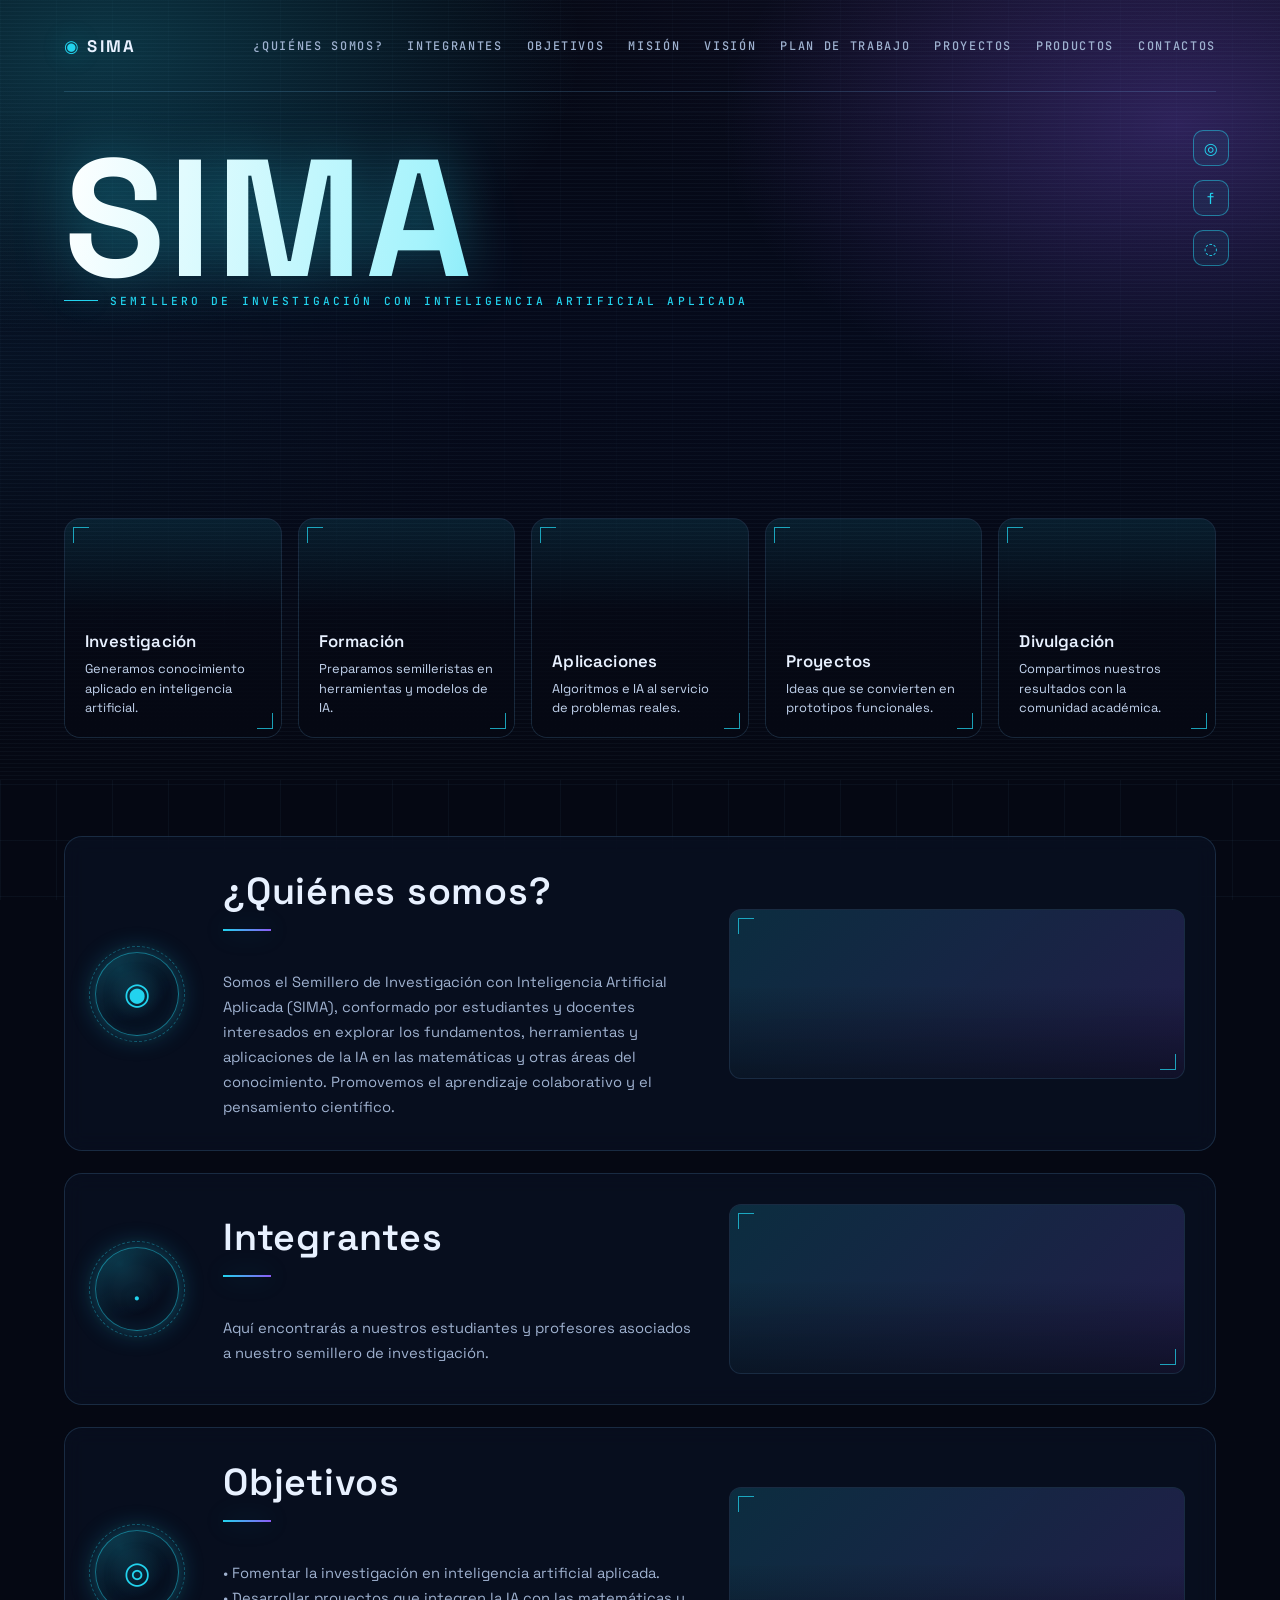
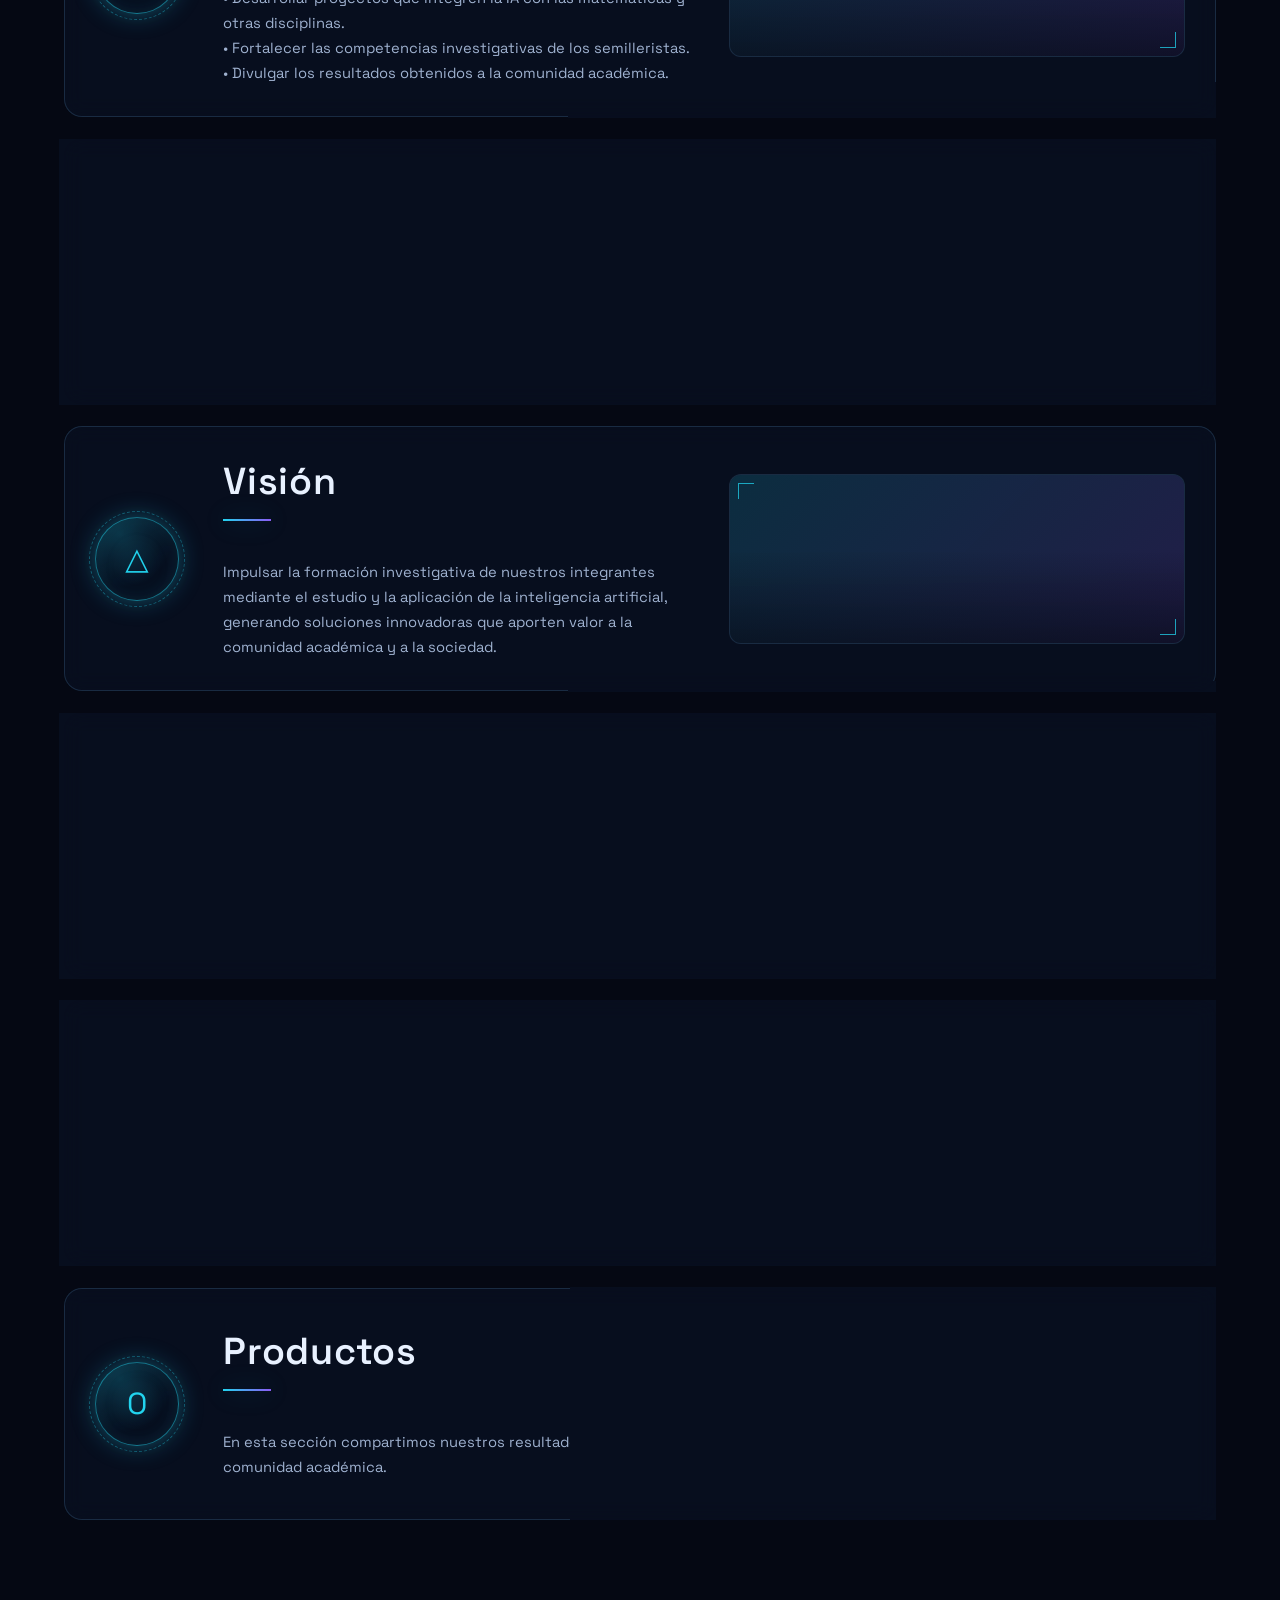
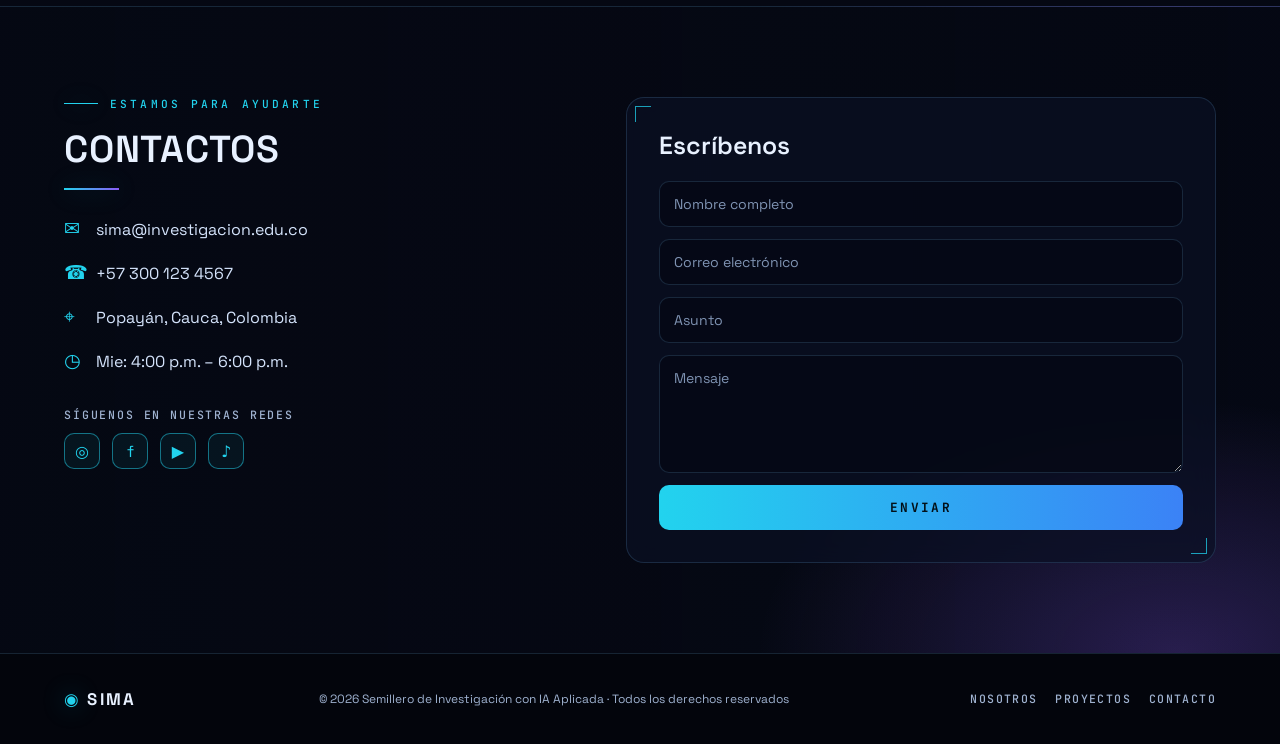
<file: index.html>
<!DOCTYPE html>
<html lang="es">
<head>
  <meta charset="UTF-8">
  <meta name="viewport" content="width=device-width, initial-scale=1.0">
  <title>Semillero de investigación con inteligencia artificial aplicada</title>

  <link rel="preconnect" href="https://fonts.googleapis.com">
  <link rel="preconnect" href="https://fonts.gstatic.com" crossorigin>
  <link href="https://fonts.googleapis.com/css2?family=JetBrains+Mono:wght@400;500;600;700&family=Space+Grotesk:wght@400;500;600;700&display=swap" rel="stylesheet">

  <link rel="stylesheet" href="style.css">
</head>

<body>

<header class="hero" id="inicio">
  <nav class="nav container">
    <a class="brand" href="#inicio">◉ <span>SIMA</span></a>
    <div class="nav-links">
      <a href="#quienes-somos">¿Quiénes somos?</a>
      <a href="#integrantes">Integrantes</a>
      <a href="#objetivos">Objetivos</a>
      <a href="#mision">Misión</a>
      <a href="#vision">Visión</a>
      <a href="#plan-de-trabajo">Plan de trabajo</a>
      <a href="#proyectos">Proyectos</a>
      <a href="#productos">Productos</a>  
      <a href="#contactos">Contactos</a>
    </div>
  </nav>

  <div class="hero-content container">
    <h1>SIMA</h1>
    <p class="eyebrow">SEMILLERO DE INVESTIGACIÓN CON INTELIGENCIA ARTIFICIAL APLICADA</p>
  </div>

  <div class="socials">
    <a href="#contactos">◎</a>
    <a href="#contactos">f</a>
    <a href="#contactos">◌</a>
  </div>

  <div class="destination-grid container">

    <article class="destination-card" data-card="investigacion" tabindex="0" role="button" aria-haspopup="dialog" style="background-image:url('https://images.unsplash.com/photo-1677442135703-1787eea5ce01?auto=format&fit=crop&w=700&q=85')">
      <div>
        <h3>Investigación</h3>
        <p>Generamos conocimiento aplicado en inteligencia artificial.</p>
      </div>
    </article>

    <article class="destination-card" data-card="formacion" tabindex="0" role="button" aria-haspopup="dialog" style="background-image:url('https://images.unsplash.com/photo-1758270705290-62b6294dd044?auto=format&fit=crop&w=700&q=85')">
      <div>
        <h3>Formación</h3>
        <p>Preparamos semilleristas en herramientas y modelos de IA.</p>
      </div>
    </article>

    <article class="destination-card" data-card="aplicaciones" tabindex="0" role="button" aria-haspopup="dialog" style="background-image:url('https://images.unsplash.com/photo-1697577418970-95d99b5a55cf?auto=format&fit=crop&w=700&q=85')">
      <div>
        <h3>Aplicaciones</h3>
        <p>Algoritmos e IA al servicio de problemas reales.</p>
      </div>
    </article>

    <article class="destination-card" data-card="proyectos" tabindex="0" role="button" aria-haspopup="dialog" style="background-image:url('https://images.unsplash.com/photo-1709120395858-92f1c7c577f5?auto=format&fit=crop&w=700&q=85')">
      <div>
        <h3>Proyectos</h3>
        <p>Ideas que se convierten en prototipos funcionales.</p>
      </div>
    </article>

    <article class="destination-card" data-card="divulgacion" tabindex="0" role="button" aria-haspopup="dialog" style="background-image:url('https://images.unsplash.com/photo-1694903089438-bf28d4697d9a?auto=format&fit=crop&w=700&q=85')">
      <div>
        <h3>Divulgación</h3>
        <p>Compartimos nuestros resultados con la comunidad académica.</p>
      </div>
    </article>

  </div>
</header>

<main class="main">
  <div class="container">

    <section class="info-section" id="quienes-somos">
      <div class="info-icon">◉</div>
      <div class="info-copy">
        <a class="section-link" href="Quiénes somos.html"><h2>¿Quiénes somos?</h2></a>
        <p>
Somos el Semillero de Investigación con Inteligencia Artificial Aplicada (SIMA), conformado por estudiantes y docentes interesados en explorar los fundamentos, herramientas y aplicaciones de la IA en las matemáticas y otras áreas del conocimiento. Promovemos el aprendizaje colaborativo y el pensamiento científico.
        </p>
      </div>
      <div class="info-image" style="background-image:url('https://images.unsplash.com/photo-1677442135136-760c813028c0?auto=format&fit=crop&w=1200&q=85')"></div>
    </section>

    <section class="info-section" id="integrantes">
      <div class="info-icon">.</div>
      <div class="info-copy">
        <a class="section-link" href="Integrantes.html"><h2>Integrantes</h2></a>
        <p>
Aquí encontrarás a nuestros estudiantes y profesores asociados a nuestro semillero de investigación.
        </p>
      </div>
      <div class="info-image" style="background-image:url('')"></div>
    </section>

    <section class="info-section" id="objetivos">
      <div class="info-icon">◎</div>
      <div class="info-copy">
        <a class="section-link" href="Objetivos.html"><h2>Objetivos</h2></a>
        <p>
• Fomentar la investigación en inteligencia artificial aplicada.
• Desarrollar proyectos que integren la IA con las matemáticas y otras disciplinas.
• Fortalecer las competencias investigativas de los semilleristas.
• Divulgar los resultados obtenidos a la comunidad académica.
        </p>
      </div>
      <div class="info-image" style="background-image:url('https://images.unsplash.com/photo-1744640326166-433469d102f2?auto=format&fit=crop&w=1200&q=85')"></div>
    </section>

    <section class="info-section" id="mision">
      <div class="info-icon">△</div>
      <div class="info-copy">
        <a class="section-link" href="Misión.html"><h2>Misión</h2></a>
        <p>
Impulsar la formación investigativa de nuestros integrantes mediante el estudio y la aplicación de la inteligencia artificial, generando soluciones innovadoras que aporten valor a la comunidad académica y a la sociedad.
        </p>
      </div>
      <div class="info-image" style="background-image:url('https://images.unsplash.com/photo-1737644467636-6b0053476bb2?auto=format&fit=crop&w=1200&q=85')"></div>
    </section>

    <section class="info-section" id="vision">
      <div class="info-icon">△</div>
      <div class="info-copy">
        <a class="section-link" href="Visión.html"><h2>Visión</h2></a>
        <p>
Impulsar la formación investigativa de nuestros integrantes mediante el estudio y la aplicación de la inteligencia artificial, generando soluciones innovadoras que aporten valor a la comunidad académica y a la sociedad.
        </p>
      </div>
      <div class="info-image" style="background-image:url('https://images.unsplash.com/photo-1737644467636-6b0053476bb2?auto=format&fit=crop&w=1200&q=85')"></div>
    </section>

    <section class="info-section" id="plan-de-trabajo">
      <div class="info-icon">+</div>
      <div class="info-copy">
        <a class="section-link" href="Plan de trabajo.html"><h2>Plan de trabajo</h2></a>
        <p>
Organizamos nuestro trabajo en fases: exploración conceptual de la inteligencia artificial, formación técnica de los integrantes, desarrollo de proyectos aplicados y socialización de resultados, fortaleciendo así el proceso investigativo del semillero.
        </p>
      </div>
      <div class="info-image" style="background-image:url('https://images.unsplash.com/photo-1677442136019-21780ecad995?auto=format&fit=crop&w=1200&q=85')"></div>
    </section>

    <section class="info-section" id="proyectos">
      <div class="info-icon">▢</div>
      <div class="info-copy">
        <a class="section-link" href="Proyectos.html"><h2>Proyectos</h2></a>
        <p>
Nuestro proyecto explora cómo la inteligencia artificial puede aplicarse a la resolución de problemas matemáticos y científicos, desarrollando prototipos, modelos y herramientas que evidencian su potencial dentro del proceso investigativo del semillero.
        </p>
      </div>
      <div class="info-image" style="background-image:url('https://images.unsplash.com/photo-1646583288948-24548aedffd8?auto=format&fit=crop&w=1200&q=85')"></div>
    </section>

     <section class="info-section" id="productos">
      <div class="info-icon">O</div>
      <div class="info-copy">
        <a class="section-link" href="Productos.html"><h2>Productos</h2></a>
        <p>
En esta sección compartimos nuestros resultados con la comunidad académica.
        </p>
      </div>
      <div class="info-image" style="background-image:url('')"></div>
    </section>


  </div>
</main>

<section class="contact-section" id="contactos">
  <div class="container contact-layout">

    <div class="contact-info">
      <p class="eyebrow">ESTAMOS PARA AYUDARTE</p>
      <h2>CONTACTOS</h2>

      <div class="gold-line"></div>

      <ul>
        <li><span>✉</span> sima@investigacion.edu.co</li>
        <li><span>☎</span> +57 300 123 4567</li>
        <li><span>⌖</span> Popayán, Cauca, Colombia</li>
        <li><span>◷</span> Mie: 4:00 p.m. – 6:00 p.m.</li>
      </ul>

      <p class="follow">Síguenos en nuestras redes</p>

      <div class="social-row">
        <a href="#inicio">◎</a>
        <a href="#inicio">f</a>
        <a href="#inicio">▶</a>
        <a href="#inicio">♪</a>
      </div>
    </div>

    <form class="contact-form" id="formulario">
      <h3>Escríbenos</h3>

      <input type="text" placeholder="Nombre completo" required>
      <input type="email" placeholder="Correo electrónico" required>
      <input type="text" placeholder="Asunto" required>
      <textarea placeholder="Mensaje" rows="5" required></textarea>

      <button type="submit">Enviar</button>
    </form>

  </div>
</section>

<footer>
  <div class="container footer-content">
    <div class="brand">◉ <span>SIMA</span></div>

    <p>© 2026 Semillero de Investigación con IA Aplicada · Todos los derechos reservados</p>

    <div class="footer-links">
      <a href="#quienes-somos">Nosotros</a>
      <a href="#proyectos">Proyectos</a>
      <a href="#contactos">Contacto</a>
    </div>
  </div>
</footer>

<div class="card-modal-overlay" id="cardModalOverlay">
  <div class="card-modal" role="dialog" aria-modal="true" aria-labelledby="cardModalTitle">
    <button class="card-modal-close" id="cardModalClose" aria-label="Cerrar">✕</button>
    <p class="eyebrow" id="cardModalEyebrow">SIMA</p>
    <h2 id="cardModalTitle"></h2>
    <div class="gold-line"></div>
    <p class="modal-body" id="cardModalBody"></p>
  </div>
</div>

<script>
  document.getElementById("formulario").addEventListener("submit", function(event) {
    event.preventDefault();
    alert("¡Gracias! Tu mensaje ha sido enviado correctamente.");
    this.reset();
  });

  const cardDetails = {
    investigacion: {
      title: "Investigación",
      body: "Documentamos y desarrollamos proyectos de investigación aplicada en inteligencia artificial, explorando su relación con las matemáticas y otras disciplinas. Publicamos avances, participamos en eventos académicos y construimos una base de conocimiento colectiva para el semillero."
    },
    formacion: {
      title: "Formación",
      body: "Ofrecemos espacios de formación en fundamentos de inteligencia artificial, aprendizaje automático y herramientas de programación, dirigidos a los integrantes del semillero, para que cada semillerista adquiera las competencias necesarias para participar en los proyectos."
    },
    aplicaciones: {
      title: "Aplicaciones",
      body: "Trabajamos en la aplicación de algoritmos de IA a problemas reales, principalmente en el campo de las matemáticas y las ciencias, diseñando modelos y prototipos que muestran el potencial de estas herramientas en contextos prácticos."
    },
    proyectos: {
      title: "Proyectos",
      body: "Reunimos las iniciativas que nacen dentro del semillero: desde ideas exploratorias hasta prototipos funcionales. Cada proyecto pasa por etapas de planeación, desarrollo y evaluación, con el acompañamiento de docentes y estudiantes."
    },
    divulgacion: {
      title: "Divulgación",
      body: "Compartimos los resultados de nuestro trabajo con la comunidad académica a través de ponencias, publicaciones y actividades de socialización, buscando generar impacto más allá del semillero."
    },
    "quienes-somos": {
      title: "¿Quiénes somos?",
      body: "Somos el Semillero de Investigación con Inteligencia Artificial Aplicada (SIIA), conformado por estudiantes y docentes interesados en explorar los fundamentos, herramientas y aplicaciones de la IA en las matemáticas y otras áreas del conocimiento. Promovemos el aprendizaje colaborativo y el pensamiento científico."
    },
    objetivos: {
      title: "Objetivos",
      body: "Fomentar la investigación en inteligencia artificial aplicada. Desarrollar proyectos que integren la IA con las matemáticas y otras disciplinas. Fortalecer las competencias investigativas de los semilleristas. Divulgar los resultados obtenidos a la comunidad académica."
    },
    mision: {
      title: "Misión",
      body: "Impulsar la formación investigativa de nuestros integrantes mediante el estudio y la aplicación de la inteligencia artificial, generando soluciones innovadoras que aporten valor a la comunidad académica y a la sociedad."
    },
    "plan-de-trabajo": {
      title: "Plan de trabajo",
      body: "Organizamos nuestro trabajo en fases: exploración conceptual de la inteligencia artificial, formación técnica de los integrantes, desarrollo de proyectos aplicados y socialización de resultados, fortaleciendo así el proceso investigativo del semillero."
    }
  };

  const cardModalOverlay = document.getElementById("cardModalOverlay");
  const cardModalTitle = document.getElementById("cardModalTitle");
  const cardModalBody = document.getElementById("cardModalBody");
  const cardModalClose = document.getElementById("cardModalClose");
  let lastFocusedCard = null;

  function openCardModal(key, triggerEl) {
    const detail = cardDetails[key];
    if (!detail) return;
    cardModalTitle.textContent = detail.title;
    cardModalBody.textContent = detail.body;
    cardModalOverlay.classList.add("is-open");
    document.body.classList.add("modal-open");
    lastFocusedCard = triggerEl;
    cardModalClose.focus();
  }

  function closeCardModal() {
    cardModalOverlay.classList.remove("is-open");
    document.body.classList.remove("modal-open");
    if (lastFocusedCard) lastFocusedCard.focus();
  }

  document.querySelectorAll("[data-card]").forEach(function (card) {
    card.addEventListener("click", function () {
      openCardModal(card.dataset.card, card);
    });
    card.addEventListener("keydown", function (event) {
      if (event.key === "Enter" || event.key === " ") {
        event.preventDefault();
        openCardModal(card.dataset.card, card);
      }
    });
  });

  cardModalClose.addEventListener("click", closeCardModal);
  cardModalOverlay.addEventListener("click", function (event) {
    if (event.target === cardModalOverlay) closeCardModal();
  });
  document.addEventListener("keydown", function (event) {
    if (event.key === "Escape" && cardModalOverlay.classList.contains("is-open")) {
      closeCardModal();
    }
  });
</script>

</body>
</html>
</file>
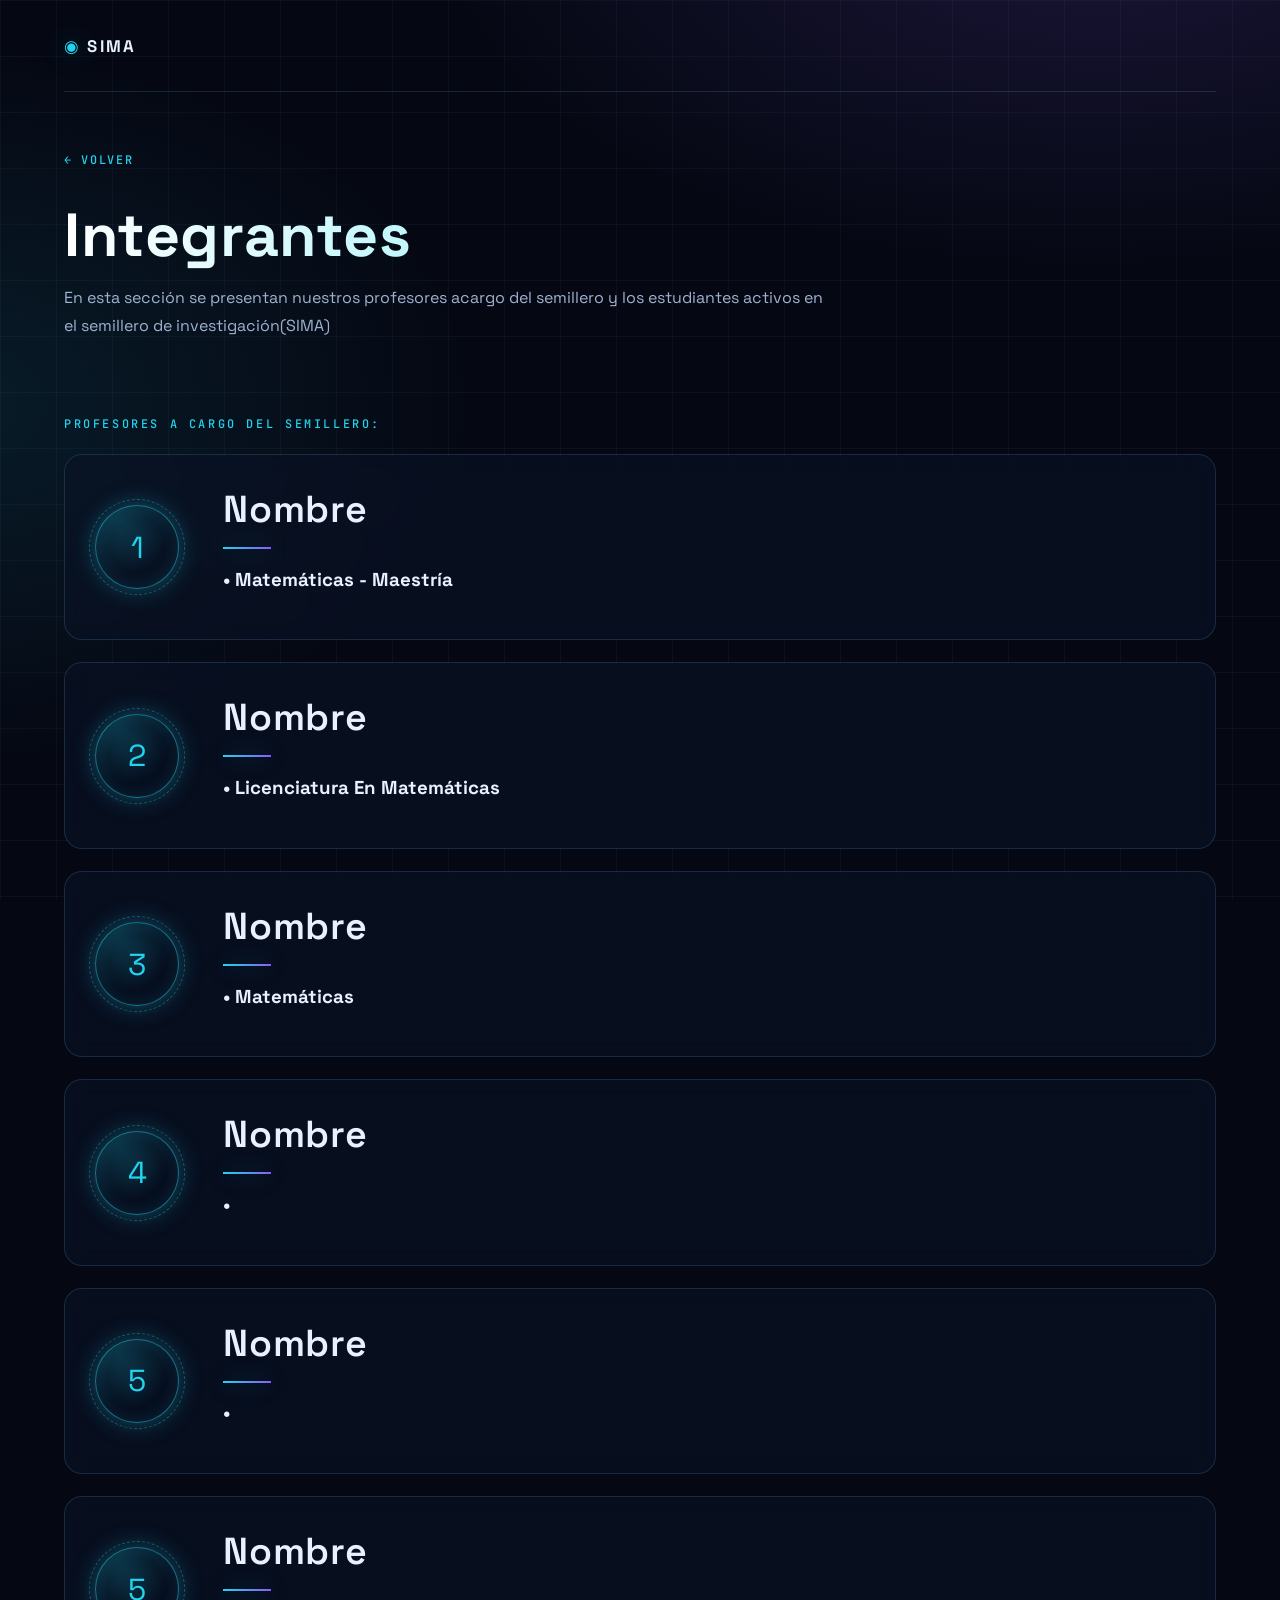
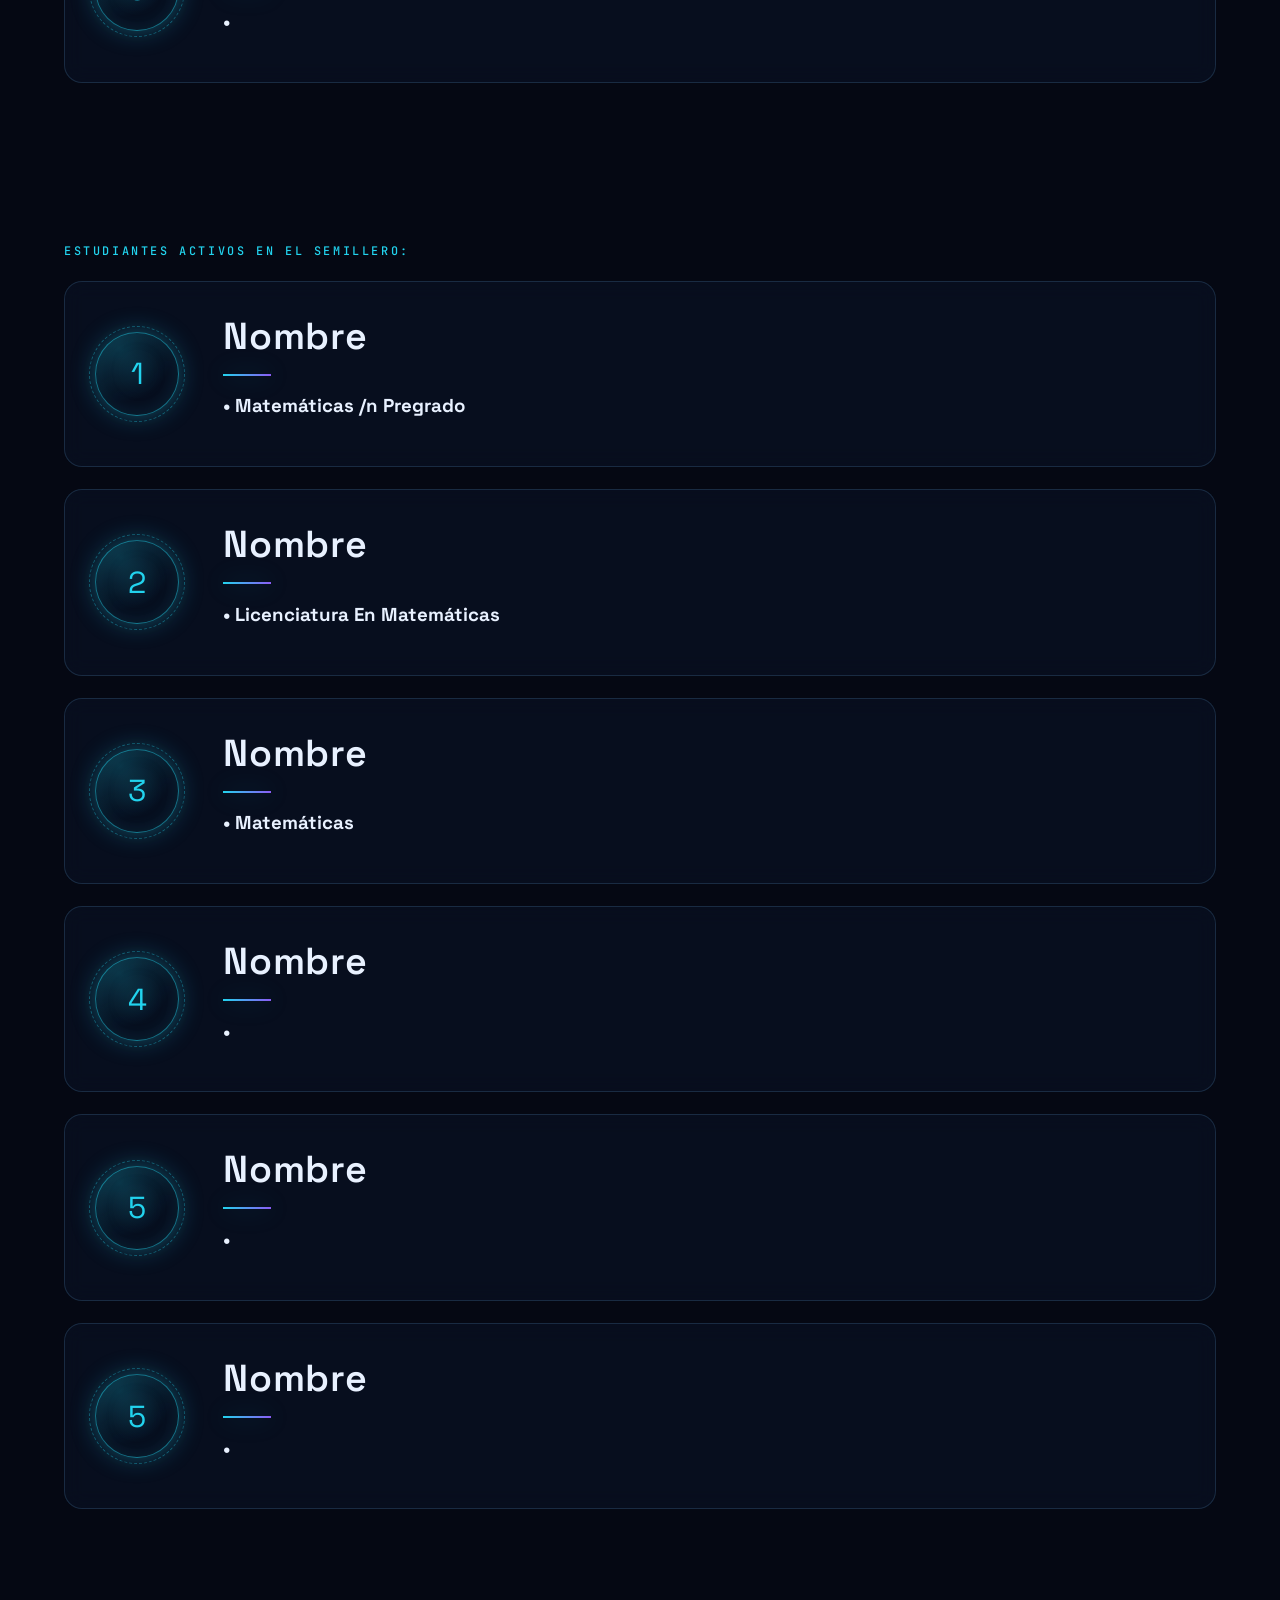
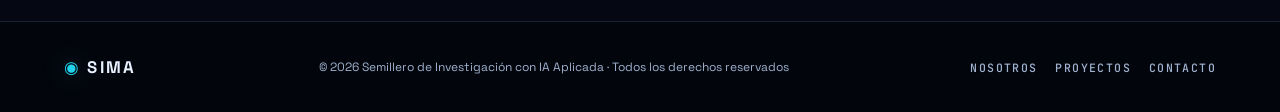
<file: Integrantes.html>
<!DOCTYPE html>
<html lang="es">
<head>
  <meta charset="UTF-8">
  <meta name="viewport" content="width=device-width, initial-scale=1.0">
  <title>Integrantes · Semillero de investigación con inteligencia artificial aplicada</title>

  <link rel="preconnect" href="https://fonts.googleapis.com">
  <link rel="preconnect" href="https://fonts.gstatic.com" crossorigin>
  <link href="https://fonts.googleapis.com/css2?family=JetBrains+Mono:wght@400;500;600;700&family=Space+Grotesk:wght@400;500;600;700&display=swap" rel="stylesheet">

  <link rel="stylesheet" href="style.css">
</head>

<body>

<nav class="nav container">
  <a class="brand" href="index.html">◉ <span>SIMA</span></a>
</nav>

<div class="container project-page-header">
  <a class="back-link" href="index.html#proyectos">← Volver</a>
  <div class="project-intro">
    <h1>Integrantes</h1>
    <p>En esta sección se presentan nuestros profesores acargo del semillero y los estudiantes activos en el semillero de investigación(SIMA) </p>
  </div>
</div>

<main class="container project-list">
  <h2 class="list-title">Profesores A Cargo Del Semillero:</h2>

  <section class="info-section" id="nombre-1">
    <div class="info-icon">1</div>
    <div class="info-copy">
      <h2>Nombre</h2>
      <h3>
• Matemáticas - Maestría     
      </h3>
    </div>
  </section>

  <section class="info-section" id="nombre-2">
    <div class="info-icon">2</div>
    <div class="info-copy">
      <h2>Nombre</h2>
      <h3>
• Licenciatura En Matemáticas 
      </h3>
    </div>
  </section>

  <section class="info-section" id="nombre-3">
    <div class="info-icon">3</div>
    <div class="info-copy">
      <h2>Nombre</h2>
      <h3>
• Matemáticas
      </h3>
    </div>
  </section>

  <section class="info-section" id="nombre-4">
    <div class="info-icon">4</div>
    <div class="info-copy">
      <h2>Nombre</h2>
      <h3>
• 
      </h3>
    </div>
  </section>

  <section class="info-section" id="nombre-5">
    <div class="info-icon">5</div>
    <div class="info-copy">
      <h2>Nombre</h2>
      <h3>
• 
      </h3>
    </div>
  </section>

  <section class="info-section" id="nombre-6">
    <div class="info-icon">5</div>
    <div class="info-copy">
      <h2>Nombre</h2>
      <h3>
• 
      </h3>
    </div>
  </section>
</main>  

<main class="container project-list">
  <h2 class="list-title">Estudiantes Activos En El Semillero:</h2>

  <section class="info-section" id="nombre-1">
    <div class="info-icon">1</div>
    <div class="info-copy">
      <h2>Nombre</h2>
      <h3>
• Matemáticas /n Pregrado     
      </h3>
    </div>
  </section>
    <section class="info-section" id="nombre-2">
    <div class="info-icon">2</div>
    <div class="info-copy">
      <h2>Nombre</h2>
      <h3>
• Licenciatura En Matemáticas
      </h3>
    </div>
  </section>

  <section class="info-section" id="nombre-3">
    <div class="info-icon">3</div>
    <div class="info-copy">
      <h2>Nombre</h2>
      <h3>
• Matemáticas
      </h3>
    </div>
  </section>

  <section class="info-section" id="nombre-4">
    <div class="info-icon">4</div>
    <div class="info-copy">
      <h2>Nombre</h2>
      <h3>
• 
      </h3>
    </div>
  </section>

  <section class="info-section" id="nombre-5">
    <div class="info-icon">5</div>
    <div class="info-copy">
      <h2>Nombre</h2>
      <h3>
• 
      </h3>
    </div>
  </section>

  <section class="info-section" id="nombre-6">
    <div class="info-icon">5</div>
    <div class="info-copy">
      <h2>Nombre</h2>
      <h3>
• 
      </h3>
    </div>
  </section>
  
</main>

<footer>
  <div class="container footer-content">
    <div class="brand">◉ <span>SIMA</span></div>
    <p>© 2026 Semillero de Investigación con IA Aplicada · Todos los derechos reservados</p>
    <div class="footer-links">
      <a href="index.html#quienes-somos">Nosotros</a>
      <a href="index.html#proyectos">Proyectos</a>
      <a href="index.html#contactos">Contacto</a>
    </div>
  </div>
</footer>

</body>
</html>
</file>
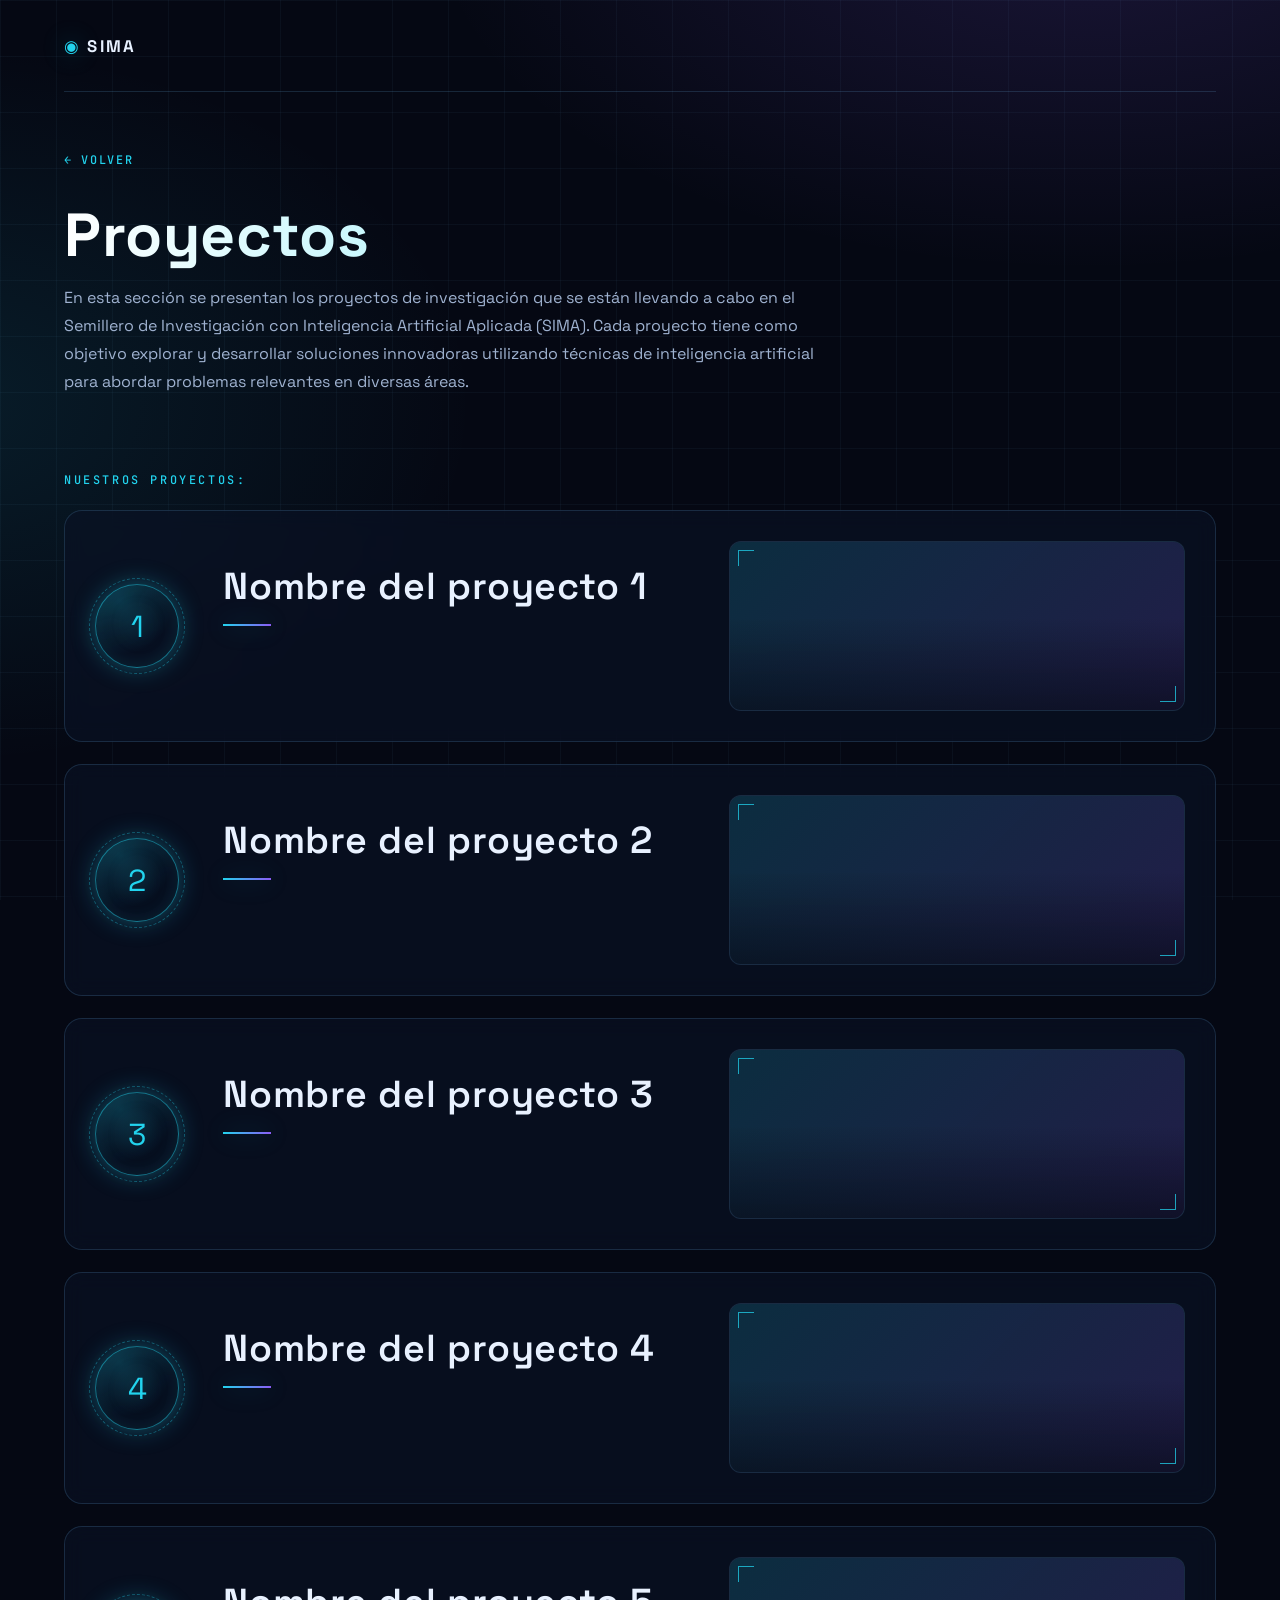
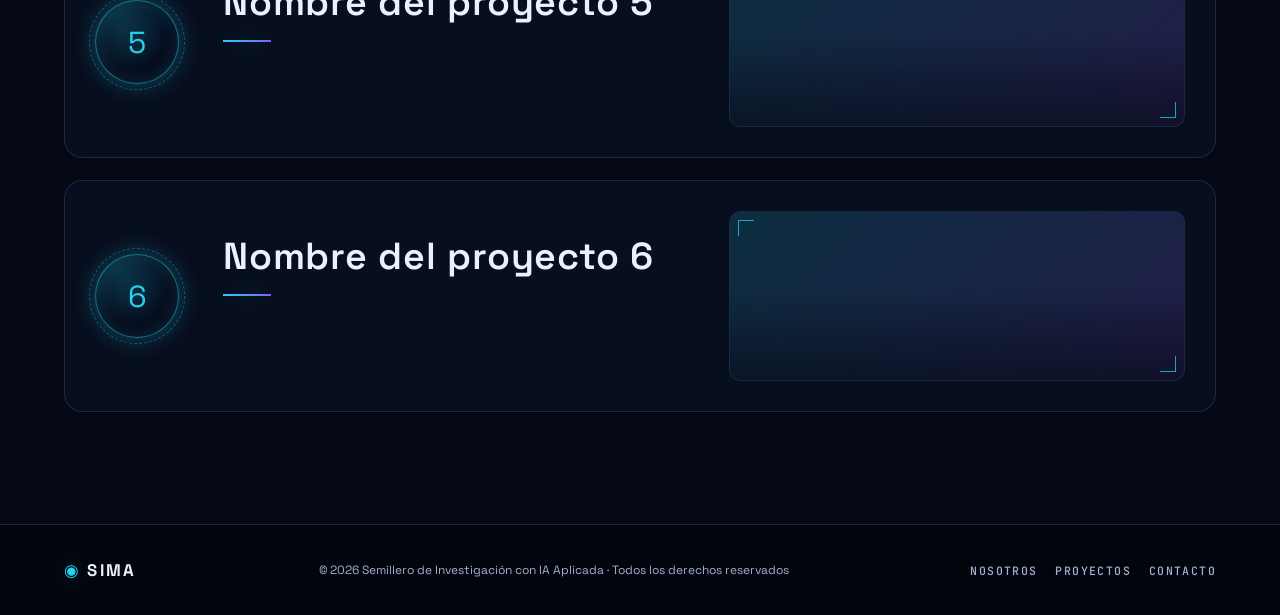
<file: Proyectos.html>
<!DOCTYPE html>
<html lang="es">
<head>
  <meta charset="UTF-8">
  <meta name="viewport" content="width=device-width, initial-scale=1.0">
  <title>Proyectos · Semillero de investigación con inteligencia artificial aplicada</title>

  <link rel="preconnect" href="https://fonts.googleapis.com">
  <link rel="preconnect" href="https://fonts.gstatic.com" crossorigin>
  <link href="https://fonts.googleapis.com/css2?family=JetBrains+Mono:wght@400;500;600;700&family=Space+Grotesk:wght@400;500;600;700&display=swap" rel="stylesheet">

  <link rel="stylesheet" href="style.css">
</head>

<body>

<nav class="nav container">
  <a class="brand" href="index.html">◉ <span>SIMA</span></a>
</nav>

<div class="container project-page-header">
  <a class="back-link" href="index.html#proyectos">← Volver</a>
  <div class="project-intro">
    <h1>Proyectos</h1>
    <p>En esta sección se presentan los proyectos de investigación que se están llevando a cabo en el Semillero de Investigación con Inteligencia Artificial Aplicada (SIMA). Cada proyecto tiene como objetivo explorar y desarrollar soluciones innovadoras utilizando técnicas de inteligencia artificial para abordar problemas relevantes en diversas áreas.</p>
  </div>
</div>

<main class="container project-list">
  <h2 class="list-title">Nuestros proyectos:</h2>

  <section class="info-section" id="proyecto-1">
    <div class="info-icon">1</div>
    <div class="info-copy">
      <h2>Nombre del proyecto 1</h2>
      <p>
   
      </p>
    </div>
    <div class="info-image" style="background-image:url('')"></div>
  </section>

  <section class="info-section" id="proyecto-2">
    <div class="info-icon">2</div>
    <div class="info-copy">
      <h2>Nombre del proyecto 2</h2>
      <p>

      </p>
    </div>
    <div class="info-image" style="background-image:url('')"></div>
  </section>

  <section class="info-section" id="proyecto-3">
    <div class="info-icon">3</div>
    <div class="info-copy">
      <h2>Nombre del proyecto 3</h2>
      <p>

      </p>
    </div>
    <div class="info-image" style="background-image:url('')"></div>
  </section>

  <section class="info-section" id="proyecto-4">
    <div class="info-icon">4</div>
    <div class="info-copy">
      <h2>Nombre del proyecto 4</h2>
      <p>

      </p>
    </div>
    <div class="info-image" style="background-image:url('')"></div>
  </section>

  <section class="info-section" id="proyecto-5">
    <div class="info-icon">5</div>
    <div class="info-copy">
      <h2>Nombre del proyecto 5</h2>
      <p>

      </p>
    </div>
    <div class="info-image" style="background-image:url('')"></div>
  </section>

  <section class="info-section" id="proyecto-6">
    <div class="info-icon">6</div>
    <div class="info-copy">
      <h2>Nombre del proyecto 6</h2>
      <p>

      </p>
    </div>
    <div class="info-image" style="background-image:url('')"></div>
  </section>
</main>

<footer>
  <div class="container footer-content">
    <div class="brand">◉ <span>SIMA</span></div>
    <p>© 2026 Semillero de Investigación con IA Aplicada · Todos los derechos reservados</p>
    <div class="footer-links">
      <a href="index.html#quienes-somos">Nosotros</a>
      <a href="index.html#proyectos">Proyectos</a>
      <a href="index.html#contactos">Contacto</a>
    </div>
  </div>
</footer>

</body>
</html>
</file>
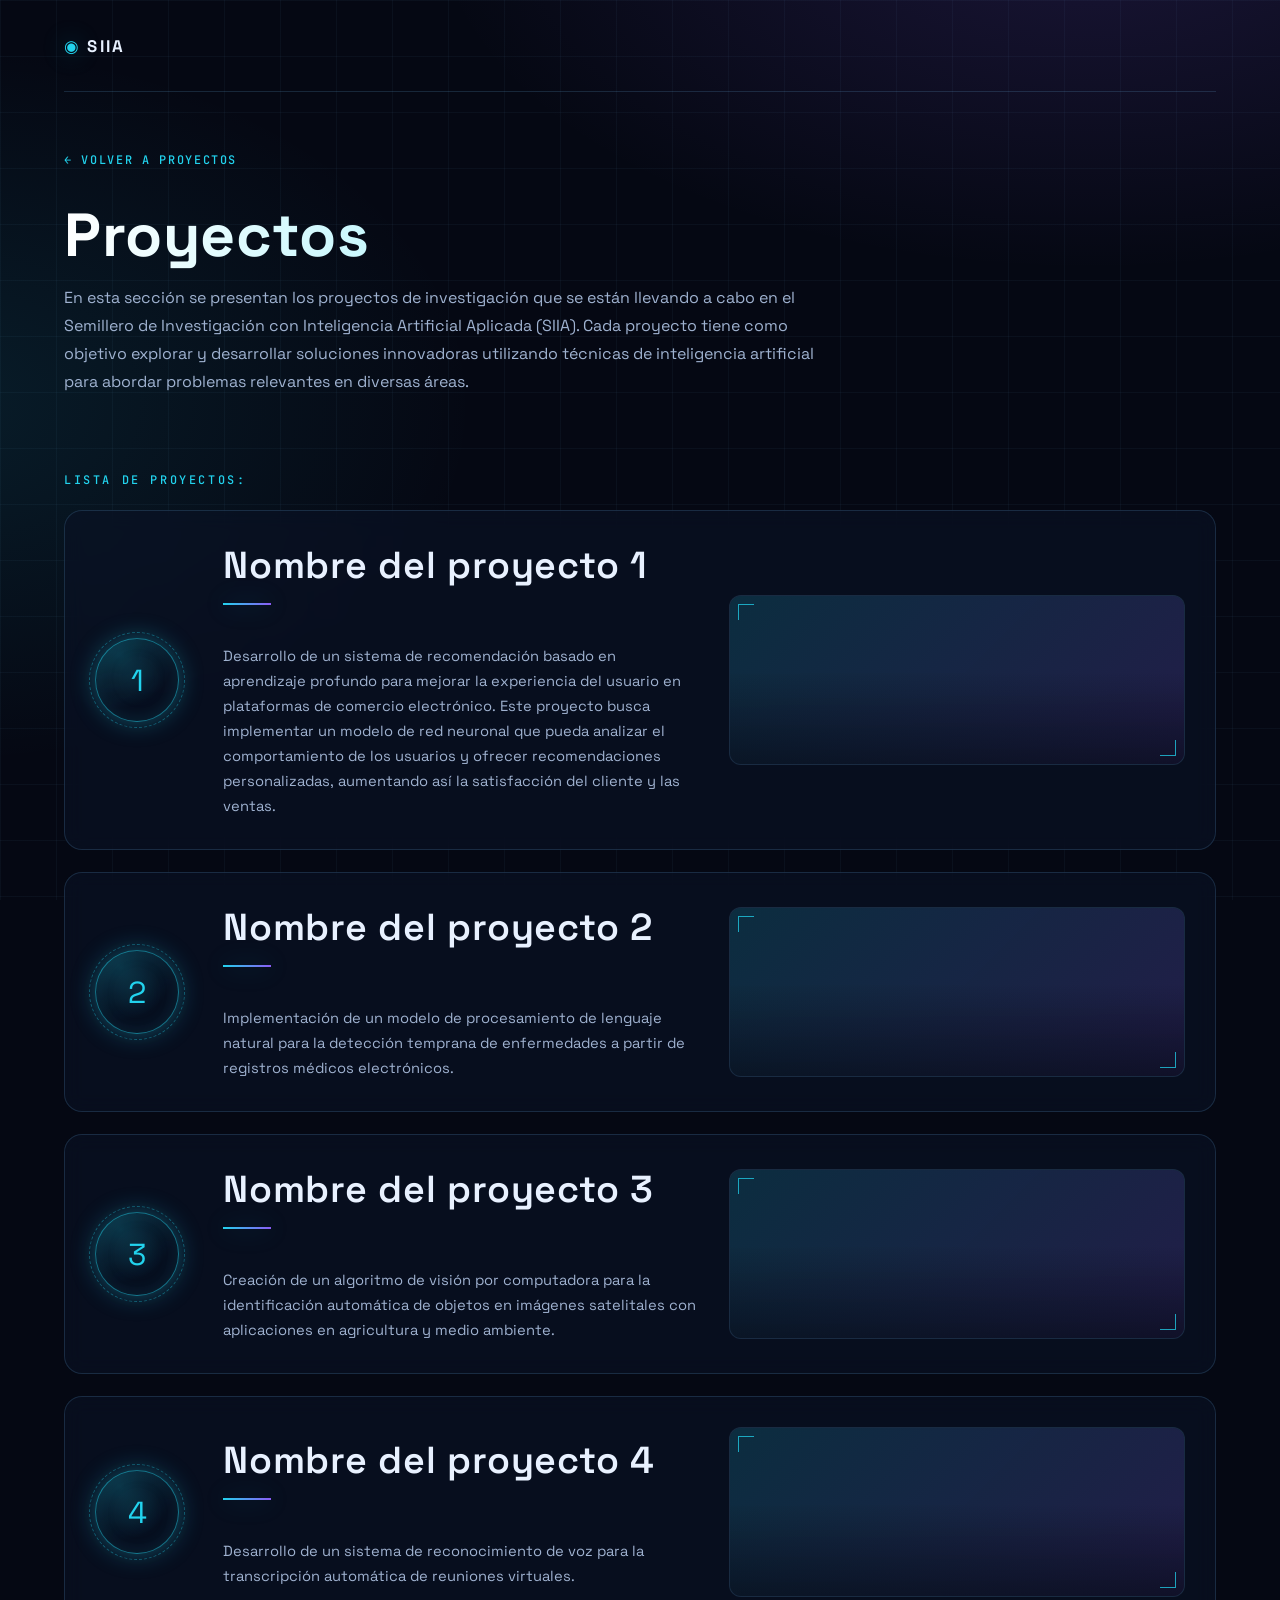
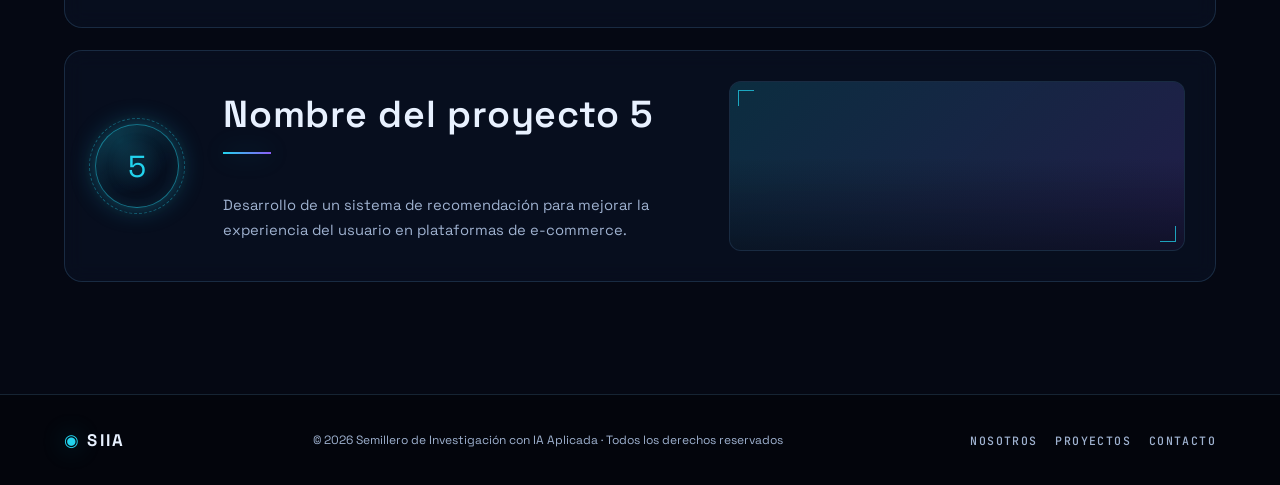
<file: PROYECTOS.html>
<!DOCTYPE html>
<html lang="es">
<head>
  <meta charset="UTF-8">
  <meta name="viewport" content="width=device-width, initial-scale=1.0">
  <title>Proyectos · Semillero de investigación con inteligencia artificial aplicada</title>

  <link rel="preconnect" href="https://fonts.googleapis.com">
  <link rel="preconnect" href="https://fonts.gstatic.com" crossorigin>
  <link href="https://fonts.googleapis.com/css2?family=JetBrains+Mono:wght@400;500;600;700&family=Space+Grotesk:wght@400;500;600;700&display=swap" rel="stylesheet">

  <link rel="stylesheet" href="style.css">
</head>

<body>

<nav class="nav container">
  <a class="brand" href="index.html">◉ <span>SIIA</span></a>
</nav>

<div class="container project-page-header">
  <a class="back-link" href="index.html#proyectos">← Volver a Proyectos</a>
  <div class="project-intro">
    <h1>Proyectos</h1>
    <p>En esta sección se presentan los proyectos de investigación que se están llevando a cabo en el Semillero de Investigación con Inteligencia Artificial Aplicada (SIIA). Cada proyecto tiene como objetivo explorar y desarrollar soluciones innovadoras utilizando técnicas de inteligencia artificial para abordar problemas relevantes en diversas áreas.</p>
  </div>
</div>

<main class="container project-list">
  <h2 class="list-title">Lista de proyectos:</h2>

  <section class="info-section" id="proyecto-1">
    <div class="info-icon">1</div>
    <div class="info-copy">
      <h2>Nombre del proyecto 1</h2>
      <p>
Desarrollo de un sistema de recomendación basado en aprendizaje profundo para mejorar la experiencia del usuario en plataformas de comercio electrónico. Este proyecto busca implementar un modelo de red neuronal que pueda analizar el comportamiento de los usuarios y ofrecer recomendaciones personalizadas, aumentando así la satisfacción del cliente y las ventas.
      </p>
    </div>
    <div class="info-image" style="background-image:url('')"></div>
  </section>

  <section class="info-section" id="proyecto-2">
    <div class="info-icon">2</div>
    <div class="info-copy">
      <h2>Nombre del proyecto 2</h2>
      <p>
Implementación de un modelo de procesamiento de lenguaje natural para la detección temprana de enfermedades a partir de registros médicos electrónicos.
      </p>
    </div>
    <div class="info-image" style="background-image:url('')"></div>
  </section>

  <section class="info-section" id="proyecto-3">
    <div class="info-icon">3</div>
    <div class="info-copy">
      <h2>Nombre del proyecto 3</h2>
      <p>
Creación de un algoritmo de visión por computadora para la identificación automática de objetos en imágenes satelitales con aplicaciones en agricultura y medio ambiente.
      </p>
    </div>
    <div class="info-image" style="background-image:url('')"></div>
  </section>

  <section class="info-section" id="proyecto-4">
    <div class="info-icon">4</div>
    <div class="info-copy">
      <h2>Nombre del proyecto 4</h2>
      <p>
Desarrollo de un sistema de reconocimiento de voz para la transcripción automática de reuniones virtuales.
      </p>
    </div>
    <div class="info-image" style="background-image:url('')"></div>
  </section>

  <section class="info-section" id="proyecto-5">
    <div class="info-icon">5</div>
    <div class="info-copy">
      <h2>Nombre del proyecto 5</h2>
      <p>
Desarrollo de un sistema de recomendación para mejorar la experiencia del usuario en plataformas de e-commerce.
      </p>
    </div>
    <div class="info-image" style="background-image:url('')"></div>
  </section>
</main>

<footer>
  <div class="container footer-content">
    <div class="brand">◉ <span>SIIA</span></div>
    <p>© 2026 Semillero de Investigación con IA Aplicada · Todos los derechos reservados</p>
    <div class="footer-links">
      <a href="index.html#quienes-somos">Nosotros</a>
      <a href="index.html#proyectos">Proyectos</a>
      <a href="index.html#contactos">Contacto</a>
    </div>
  </div>
</footer>

</body>
</html>
</file>
<file: style.css>
:root {
  --bg: #050813;
  --panel: rgba(11, 18, 38, .62);
  --line: rgba(120, 200, 255, .16);
  --line-strong: rgba(34, 211, 238, .5);

  --cyan: #22d3ee;
  --blue: #3b82f6;
  --violet: #8b5cf6;

  --text: #e8f1ff;
  --muted: #9fb2d0;

  --glow: 0 0 24px rgba(34, 211, 238, .35);

  --font-sans: "Space Grotesk", "Segoe UI", system-ui, sans-serif;
  --font-mono: "JetBrains Mono", ui-monospace, "Cascadia Code", Consolas, monospace;
}

/* ---------- Base ---------- */

* {
  box-sizing: border-box;
}

html {
  scroll-behavior: smooth;
}

body {
  margin: 0;
  color: var(--text);
  font-family: var(--font-sans);
  -webkit-font-smoothing: antialiased;
  background:
    radial-gradient(1100px 600px at 85% -10%, rgba(139, 92, 246, .16), transparent 60%),
    radial-gradient(900px 600px at -5% 45%, rgba(34, 211, 238, .10), transparent 60%),
    linear-gradient(rgba(120, 200, 255, .045) 1px, transparent 1px) 0 0 / 56px 56px,
    linear-gradient(90deg, rgba(120, 200, 255, .045) 1px, transparent 1px) 0 0 / 56px 56px,
    var(--bg);
  background-attachment: fixed;
}

.container {
  width: min(1180px, 90%);
  margin: auto;
}

a {
  color: inherit;
  text-decoration: none;
}

:focus-visible {
  outline: 2px solid var(--cyan);
  outline-offset: 3px;
}

::selection {
  background: rgba(34, 211, 238, .35);
  color: #fff;
}

/* Esquinas tipo HUD (se reutilizan en tarjetas, imágenes, formulario y modal) */
.destination-card::after,
.info-image::after,
.contact-form::after,
.card-modal::after {
  content: "";
  position: absolute;
  inset: 8px;
  pointer-events: none;
  opacity: .75;
  background:
    linear-gradient(var(--cyan), var(--cyan)) top left / 16px 1px no-repeat,
    linear-gradient(var(--cyan), var(--cyan)) top left / 1px 16px no-repeat,
    linear-gradient(var(--cyan), var(--cyan)) bottom right / 16px 1px no-repeat,
    linear-gradient(var(--cyan), var(--cyan)) bottom right / 1px 16px no-repeat;
}

/* ---------- Hero ---------- */

.hero {
  min-height: 780px;
  position: relative;
  isolation: isolate;
  background:
    radial-gradient(800px 480px at 8% 6%, rgba(34, 211, 238, .22), transparent 60%),
    radial-gradient(760px 480px at 92% 16%, rgba(139, 92, 246, .28), transparent 60%),
    linear-gradient(
      180deg,
      rgba(5, 8, 19, .5) 0%,
      rgba(6, 12, 34, .55) 45%,
      var(--bg) 98%
    ),
    url("https://images.unsplash.com/photo-1523961131990-5ea7c61b2107?auto=format&fit=crop&w=2000&q=90") center / cover;
}

/* Líneas de escaneo muy sutiles */
.hero::after {
  content: "";
  position: absolute;
  inset: 0;
  z-index: -1;
  pointer-events: none;
  background: repeating-linear-gradient(
    0deg,
    rgba(160, 220, 255, .035) 0 1px,
    transparent 1px 4px
  );
}

.nav {
  height: 92px;
  display: flex;
  align-items: center;
  justify-content: space-between;
  gap: 25px;
  position: relative;
  z-index: 2;
  border-bottom: 1px solid var(--line);
}

.brand {
  font-weight: 700;
  letter-spacing: .14em;
  font-size: 1.05rem;
  white-space: nowrap;
  color: var(--cyan);
  text-shadow: var(--glow);
}

.brand span {
  color: var(--text);
  text-shadow: none;
}

.nav-links {
  display: flex;
  gap: 24px;
  font: 500 .74rem var(--font-mono);
  letter-spacing: .14em;
  text-transform: uppercase;
  color: var(--muted);
}

.nav-links a {
  position: relative;
  padding: 6px 0;
  transition: color .25s;
}

.nav-links a::after {
  content: "";
  position: absolute;
  left: 0;
  bottom: 0;
  width: 100%;
  height: 1px;
  background: var(--cyan);
  box-shadow: var(--glow);
  transform: scaleX(0);
  transform-origin: left;
  transition: transform .25s;
}

.nav-links a:hover {
  color: var(--text);
}

.nav-links a:hover::after {
  transform: scaleX(1);
}

.hero-content {
  padding-top: 52px;
  position: relative;
  z-index: 1;
}

.eyebrow {
  display: flex;
  align-items: center;
  gap: 12px;
  margin: 0 0 14px;
  font: 500 .7rem var(--font-mono);
  letter-spacing: .28em;
  text-transform: uppercase;
  color: var(--cyan);
}

.eyebrow::before {
  content: "";
  width: 34px;
  height: 1px;
  background: var(--cyan);
  box-shadow: var(--glow);
}

.hero h1 {
  margin: 0;
  font-family: var(--font-sans);
  font-weight: 700;
  font-size: clamp(5rem, 13vw, 11rem);
  line-height: .9;
  letter-spacing: .02em;
  background: linear-gradient(100deg, #ffffff 0%, #a5f3fc 32%, #22d3ee 58%, #8b5cf6 100%);
  -webkit-background-clip: text;
  background-clip: text;
  -webkit-text-fill-color: transparent;
  color: transparent;
  filter: drop-shadow(0 0 28px rgba(34, 211, 238, .35));
}

.hero-copy {
  max-width: 460px;
  margin: 22px 0;
  padding-left: 16px;
  border-left: 2px solid var(--cyan);
  font-size: 1.05rem;
  line-height: 1.6;
  color: #d4e3fb;
}

.socials {
  position: absolute;
  right: 4%;
  top: 130px;
  display: grid;
  gap: 14px;
  z-index: 2;
}

.socials a,
.social-row a {
  width: 36px;
  height: 36px;
  display: grid;
  place-items: center;
  color: var(--cyan);
  background: rgba(34, 211, 238, .06);
  border: 1px solid var(--line-strong);
  border-radius: 10px;
  transition: background .2s, box-shadow .2s, transform .2s;
}

.socials a:hover,
.social-row a:hover {
  background: rgba(34, 211, 238, .18);
  box-shadow: var(--glow);
  transform: translateY(-2px);
}

.destination-grid {
  display: grid;
  grid-template-columns: repeat(5, 1fr);
  gap: 16px;
  position: absolute;
  left: 50%;
  transform: translateX(-50%);
  bottom: 42px;
  counter-reset: card;
}

.destination-card {
  position: relative;
  height: 220px;
  padding: 20px;
  display: flex;
  align-items: end;
  overflow: hidden;
  cursor: pointer;
  background-size: cover;
  background-position: center;
  border: 1px solid var(--line);
  border-radius: 16px;
  counter-increment: card;
  transition: transform .25s, border-color .25s, box-shadow .25s;
}

/* Velo oscuro + tinte cian para que el texto siempre se lea */
.destination-card::before {
  content: "";
  position: absolute;
  inset: 0;
  background: linear-gradient(
    to top,
    rgba(5, 8, 19, .96) 6%,
    rgba(5, 8, 19, .45) 58%,
    rgba(34, 211, 238, .10) 100%
  );
}

.destination-card > div {
  position: relative;
  z-index: 1;
}

.destination-card:hover,
.destination-card:focus-visible {
  transform: translateY(-8px);
  border-color: var(--line-strong);
  box-shadow: 0 0 0 1px rgba(34, 211, 238, .25), 0 22px 50px -14px rgba(34, 211, 238, .4);
}

.destination-card h3 {
  margin: 0 0 7px;
  font-size: 1.05rem;
  font-weight: 600;
  letter-spacing: .01em;
}

.destination-card h3::before {
  display: block;
  margin-bottom: 6px;
  font: 500 .66rem var(--font-mono);
  letter-spacing: .22em;
  color: var(--cyan);
}

.destination-card p {
  margin: 0;
  font-size: .8rem;
  line-height: 1.5;
  color: #c3d4ee;
}

/* ---------- Secciones de información ---------- */

.main {
  padding: 56px 0 64px;
}

.main .container,
.project-list {
  counter-reset: sec;
}

.info-section {
  position: relative;
  display: grid;
  grid-template-columns: 100px 1.05fr 1fr;
  gap: 28px;
  align-items: center;
  margin-bottom: 22px;
  padding: 30px;
  background: var(--panel);
  backdrop-filter: blur(10px);
  border: 1px solid var(--line);
  border-radius: 18px;
  transition: border-color .25s, box-shadow .25s;
}

.info-section:hover {
  border-color: var(--line-strong);
  box-shadow: 0 0 0 1px rgba(34, 211, 238, .12), 0 26px 60px -26px rgba(34, 211, 238, .4);
}

.info-icon {
  position: relative;
  width: 84px;
  height: 84px;
  display: grid;
  place-items: center;
  font-size: 1.9rem;
  color: var(--cyan);
  text-shadow: var(--glow);
  background: radial-gradient(circle at 30% 20%, rgba(34, 211, 238, .2), transparent 62%);
  border: 1px solid var(--line-strong);
  border-radius: 50%;
  box-shadow: var(--glow), inset 0 0 18px rgba(34, 211, 238, .12);
}

/* Anillo giratorio alrededor del ícono */
.info-icon::after {
  content: "";
  position: absolute;
  inset: -7px;
  border: 1px dashed rgba(34, 211, 238, .35);
  border-radius: 50%;
  animation: spin 24s linear infinite;
}

@keyframes spin {
  to {
    transform: rotate(360deg);
  }
}

.info-copy h2,
.contact-info h2 {
  margin: 0;
  font-size: clamp(1.7rem, 3vw, 2.35rem);
  font-weight: 600;
  letter-spacing: .02em;
}

.info-copy h2::before {
  display: block;
  margin-bottom: 8px;
  font: 500 .72rem var(--font-mono);
  letter-spacing: .2em;
  color: var(--cyan);
}

.info-copy h2::after {
  content: "";
  display: block;
  width: 48px;
  height: 2px;
  margin: 14px 0;
  background: linear-gradient(90deg, var(--cyan), var(--violet));
  box-shadow: var(--glow);
}

.info-copy p {
  margin: 0;
  max-width: 520px;
  white-space: pre-line;
  font-size: .92rem;
  line-height: 1.7;
  color: var(--muted);
}

/* Título de sección que enlaza a su página: toda la tarjeta es clicable */
.section-link {
  color: inherit;
}

.section-link::after {
  content: "";
  position: absolute;
  inset: 0;
  z-index: 2;
  border-radius: 18px;
}

.section-link:focus-visible {
  outline: none;
}

.section-link:focus-visible::after {
  outline: 2px solid var(--cyan);
  outline-offset: 3px;
}

.section-link:hover h2 {
  color: var(--cyan);
}

.info-section:has(.section-link) .info-copy p::after {
  display: block;
  margin-top: 16px;
  font: 500 .7rem var(--font-mono);
  letter-spacing: .16em;
  text-transform: uppercase;
  color: var(--cyan);
}

.info-image {
  position: relative;
  height: 170px;
  overflow: hidden;
  background-position: center;
  background-size: cover;
  border: 1px solid var(--line);
  border-radius: 12px;
}

.info-image::before {
  content: "";
  position: absolute;
  inset: 0;
  background:
    linear-gradient(180deg, transparent 45%, rgba(5, 8, 19, .6)),
    linear-gradient(135deg, rgba(34, 211, 238, .16), rgba(139, 92, 246, .2));
}

/* ---------- Contacto ---------- */

.contact-section {
  padding: 90px 0;
  border-top: 1px solid var(--line);
  background:
    radial-gradient(700px 420px at 92% 100%, rgba(139, 92, 246, .26), transparent 60%),
    linear-gradient(90deg, rgba(5, 8, 19, .94), rgba(5, 8, 19, .7)),
    url("https://images.unsplash.com/photo-1655393001768-d946c97d6fd1?auto=format&fit=crop&w=2000&q=90") center / cover;
}

.contact-layout {
  display: grid;
  grid-template-columns: 1fr 1.2fr;
  gap: 70px;
}

/* (el nombre de clase se conserva por compatibilidad; ahora es una línea cian → violeta) */
.gold-line {
  width: 55px;
  height: 2px;
  margin: 15px 0 26px;
  background: linear-gradient(90deg, var(--cyan), var(--violet));
  box-shadow: var(--glow);
}

.contact-info ul {
  list-style: none;
  padding: 0;
  margin: 0;
  display: grid;
  gap: 19px;
  color: #d4e3fb;
}

.contact-info li span {
  display: inline-block;
  width: 28px;
  font-size: 1.2rem;
  color: var(--cyan);
}

.follow {
  margin-top: 34px;
  font: 500 .72rem var(--font-mono);
  letter-spacing: .16em;
  text-transform: uppercase;
  color: var(--muted);
}

.social-row {
  display: flex;
  gap: 12px;
}

.contact-form {
  position: relative;
  display: grid;
  gap: 12px;
  padding: 32px;
  background: rgba(10, 16, 36, .7);
  backdrop-filter: blur(12px);
  border: 1px solid var(--line);
  border-radius: 18px;
}

.contact-form h3 {
  margin: 0 0 8px;
  font-size: 1.55rem;
  font-weight: 600;
}

.contact-form input,
.contact-form textarea {
  width: 100%;
  padding: 13px 14px;
  font: inherit;
  font-size: .88rem;
  color: var(--text);
  background: rgba(5, 8, 19, .65);
  border: 1px solid var(--line);
  border-radius: 10px;
  outline: none;
  transition: border-color .2s, box-shadow .2s;
}

.contact-form input::placeholder,
.contact-form textarea::placeholder {
  color: #7f93b3;
}

.contact-form input:focus,
.contact-form textarea:focus {
  border-color: var(--cyan);
  box-shadow: 0 0 0 3px rgba(34, 211, 238, .18);
}

.contact-form button {
  padding: 14px;
  font: 700 .8rem var(--font-mono);
  letter-spacing: .18em;
  text-transform: uppercase;
  color: #031018;
  cursor: pointer;
  background: linear-gradient(90deg, var(--cyan), var(--blue));
  border: 0;
  border-radius: 10px;
  transition: filter .2s, transform .2s, box-shadow .2s;
}

.contact-form button:hover {
  filter: brightness(1.1);
  transform: translateY(-1px);
  box-shadow: var(--glow);
}

/* ---------- Páginas internas ---------- */

.project-page-header {
  padding: 56px 0 28px;
}

.back-link {
  display: inline-flex;
  align-items: center;
  gap: 8px;
  margin-bottom: 28px;
  font: 500 .74rem var(--font-mono);
  letter-spacing: .14em;
  text-transform: uppercase;
  color: var(--cyan);
  transition: transform .2s, text-shadow .2s;
}

.back-link:hover {
  transform: translateX(-4px);
  text-shadow: var(--glow);
}

.project-page-header h1 {
  margin: 0 0 10px;
  font-family: var(--font-sans);
  font-weight: 700;
  font-size: clamp(2.4rem, 6vw, 3.8rem);
  letter-spacing: .01em;
  background: linear-gradient(100deg, #ffffff 0%, #a5f3fc 45%, #22d3ee 100%);
  -webkit-background-clip: text;
  background-clip: text;
  -webkit-text-fill-color: transparent;
  color: transparent;
}

.project-intro p {
  max-width: 760px;
  margin: 0;
  font-size: 1rem;
  line-height: 1.75;
  color: var(--muted);
}

.project-list {
  padding: 8px 0 90px;
}

.list-title {
  margin: 40px 0 22px;
  font: 500 .74rem var(--font-mono);
  letter-spacing: .22em;
  text-transform: uppercase;
  color: var(--cyan);
}

.project-page-body {
  min-height: 160px;
  padding: 30px 0 110px;
  border-top: 1px solid var(--line);
  font-size: .95rem;
  line-height: 1.7;
  color: var(--muted);
}

/* ---------- Modal ---------- */

body.modal-open {
  overflow: hidden;
}

.card-modal-overlay {
  position: fixed;
  inset: 0;
  z-index: 100;
  display: flex;
  align-items: center;
  justify-content: center;
  padding: 24px;
  background: rgba(3, 5, 12, .8);
  backdrop-filter: blur(8px);
  opacity: 0;
  pointer-events: none;
  transition: opacity .25s ease;
}

.card-modal-overlay.is-open {
  opacity: 1;
  pointer-events: auto;
}

.card-modal {
  position: relative;
  width: min(580px, 100%);
  padding: 46px 40px;
  background: linear-gradient(160deg, rgba(14, 24, 52, .97), rgba(7, 11, 26, .98));
  border: 1px solid var(--line-strong);
  border-radius: 18px;
  box-shadow: var(--glow), 0 40px 90px -30px rgba(0, 0, 0, .8);
  transform: translateY(14px);
  transition: transform .25s ease;
}

.card-modal-overlay.is-open .card-modal {
  transform: translateY(0);
}

.card-modal h2 {
  margin: 0;
  font-size: clamp(1.6rem, 3vw, 2.1rem);
  font-weight: 600;
  letter-spacing: .02em;
}

.card-modal .modal-body {
  margin: 0;
  white-space: pre-line;
  font-size: .95rem;
  line-height: 1.75;
  color: var(--muted);
}

.card-modal-close {
  position: absolute;
  top: 18px;
  right: 18px;
  z-index: 1;
  width: 36px;
  height: 36px;
  display: grid;
  place-items: center;
  font-size: 1rem;
  color: var(--text);
  cursor: pointer;
  background: transparent;
  border: 1px solid var(--line-strong);
  border-radius: 10px;
  transition: background .2s, box-shadow .2s, color .2s;
}

.card-modal-close:hover,
.card-modal-close:focus-visible {
  color: var(--cyan);
  background: rgba(34, 211, 238, .12);
  box-shadow: var(--glow);
}

/* ---------- Footer ---------- */

footer {
  padding: 25px 0;
  background: #03050c;
  border-top: 1px solid var(--line);
}

.footer-content {
  display: flex;
  justify-content: space-between;
  align-items: center;
  gap: 20px;
  font-size: .75rem;
  color: var(--muted);
}

.footer-links {
  display: flex;
  gap: 18px;
  font: 500 .72rem var(--font-mono);
  letter-spacing: .12em;
  text-transform: uppercase;
}

.footer-links a {
  transition: color .2s;
}

.footer-links a:hover {
  color: var(--cyan);
}

/* ---------- Responsive ---------- */

@media (max-width: 900px) {
  /* Antes el menú desaparecía en pantallas pequeñas: ahora se desplaza horizontalmente */
  .nav {
    height: auto;
    flex-wrap: wrap;
    gap: 12px;
    padding: 16px 0 10px;
  }

  .nav-links {
    order: 3;
    width: 100%;
    gap: 22px;
    overflow-x: auto;
    white-space: nowrap;
    padding-bottom: 8px;
    scrollbar-width: none;
  }

  .nav-links::-webkit-scrollbar {
    display: none;
  }

  .destination-grid {
    position: relative;
    left: auto;
    bottom: auto;
    transform: none;
    padding-top: 90px;
    padding-bottom: 25px;
    grid-template-columns: repeat(2, 1fr);
  }

  .destination-card {
    height: 180px;
  }

  .hero {
    min-height: auto;
  }

  .info-section {
    grid-template-columns: 76px 1fr;
    padding: 24px;
  }

  .info-icon {
    width: 64px;
    height: 64px;
    font-size: 1.5rem;
  }

  .info-image {
    grid-column: 2;
    height: 220px;
  }

  .contact-layout {
    grid-template-columns: 1fr;
    gap: 35px;
  }

  .socials {
    display: none;
  }
}

@media (max-width: 560px) {
  .brand {
    font-size: .85rem;
  }

  .hero-content {
    padding-top: 25px;
  }

  .destination-grid {
    grid-template-columns: 1fr;
    padding-top: 40px;
  }

  .destination-card {
    height: 150px;
  }

  .info-section {
    grid-template-columns: 1fr;
    gap: 22px;
    padding: 22px;
  }

  .info-image {
    grid-column: auto;
  }

  .contact-section {
    padding: 55px 0;
  }

  .contact-form {
    padding: 24px;
  }

  .card-modal {
    padding: 44px 24px 30px;
  }

  .footer-content {
    flex-direction: column;
    text-align: center;
  }
}

@media (prefers-reduced-motion: reduce) {
  html {
    scroll-behavior: auto;
  }

  .info-icon::after {
    animation: none;
  }

  * {
    transition-duration: .01ms !important;
  }
}
</file>
